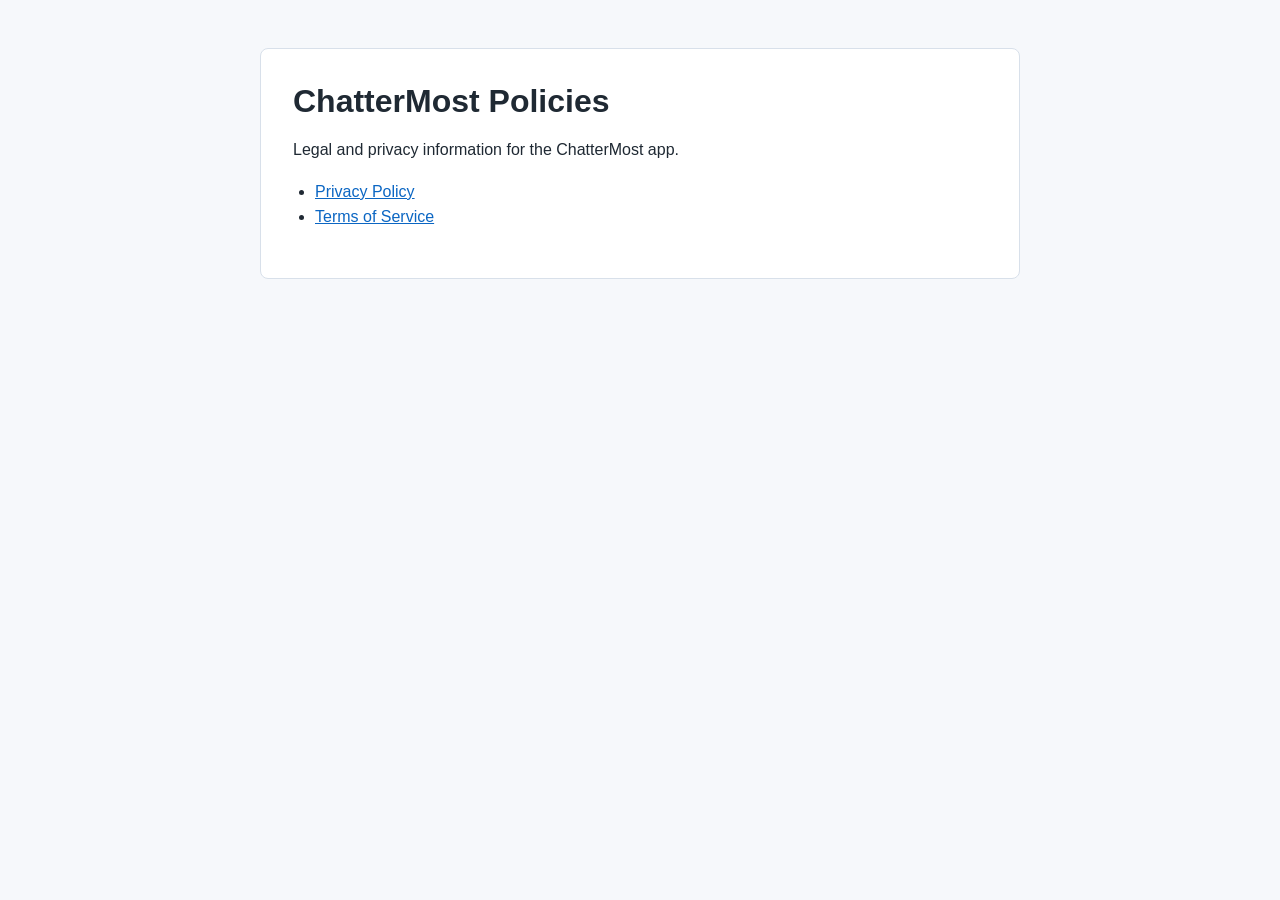
<file: index.html>
<!doctype html>
<html lang="en">
  <head>
    <meta charset="utf-8">
    <meta name="viewport" content="width=device-width, initial-scale=1">
    <title>ChatterMost Policies</title>
    <link rel="stylesheet" href="./styles.css">
  </head>
  <body>
    <main>
      <h1>ChatterMost Policies</h1>
      <p>Legal and privacy information for the ChatterMost app.</p>
      <ul>
        <li><a href="./privacy/">Privacy Policy</a></li>
        <li><a href="./terms/">Terms of Service</a></li>
      </ul>
    </main>
  </body>
</html>
</file>
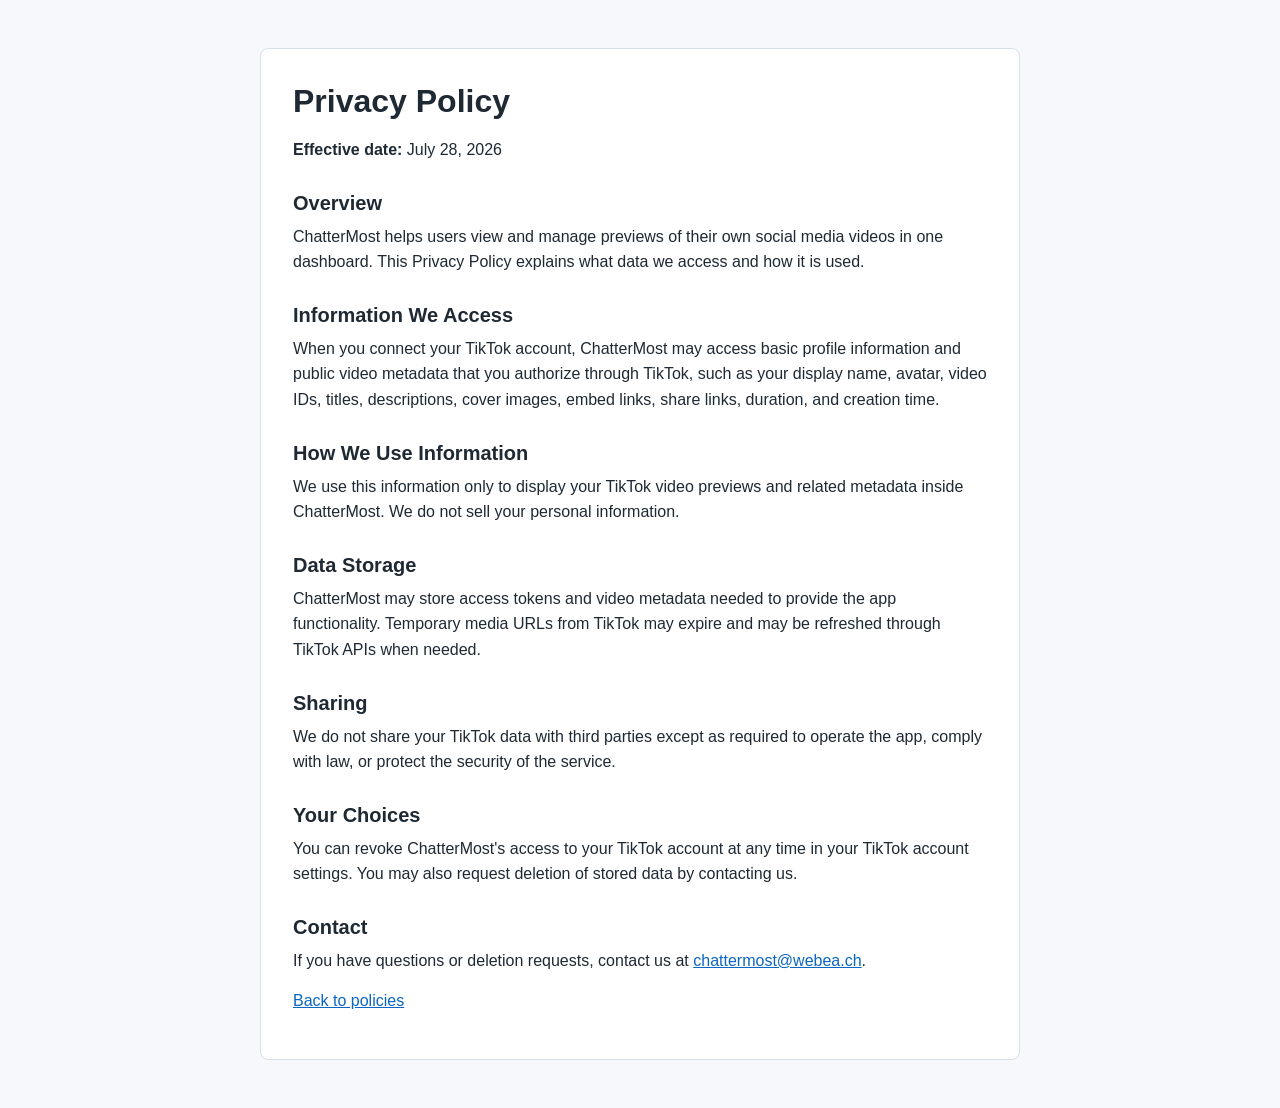
<file: privacy/index.html>
<!doctype html>
<html lang="en">
  <head>
    <meta charset="utf-8">
    <meta name="viewport" content="width=device-width, initial-scale=1">
    <title>Privacy Policy | ChatterMost</title>
    <link rel="stylesheet" href="../styles.css">
  </head>
  <body>
    <main>
      <h1>Privacy Policy</h1>
      <p><strong>Effective date:</strong> July 28, 2026</p>

      <h2>Overview</h2>
      <p>
        ChatterMost helps users view and manage previews of their own social media videos in one dashboard.
        This Privacy Policy explains what data we access and how it is used.
      </p>

      <h2>Information We Access</h2>
      <p>
        When you connect your TikTok account, ChatterMost may access basic profile information and public video
        metadata that you authorize through TikTok, such as your display name, avatar, video IDs, titles,
        descriptions, cover images, embed links, share links, duration, and creation time.
      </p>

      <h2>How We Use Information</h2>
      <p>
        We use this information only to display your TikTok video previews and related metadata inside ChatterMost.
        We do not sell your personal information.
      </p>

      <h2>Data Storage</h2>
      <p>
        ChatterMost may store access tokens and video metadata needed to provide the app functionality. Temporary
        media URLs from TikTok may expire and may be refreshed through TikTok APIs when needed.
      </p>

      <h2>Sharing</h2>
      <p>
        We do not share your TikTok data with third parties except as required to operate the app, comply with law,
        or protect the security of the service.
      </p>

      <h2>Your Choices</h2>
      <p>
        You can revoke ChatterMost's access to your TikTok account at any time in your TikTok account settings.
        You may also request deletion of stored data by contacting us.
      </p>

      <h2>Contact</h2>
      <p>
        If you have questions or deletion requests, contact us at
        <a href="mailto:chattermost@webea.ch">chattermost@webea.ch</a>.
      </p>

      <p><a href="../">Back to policies</a></p>
    </main>
  </body>
</html>
</file>
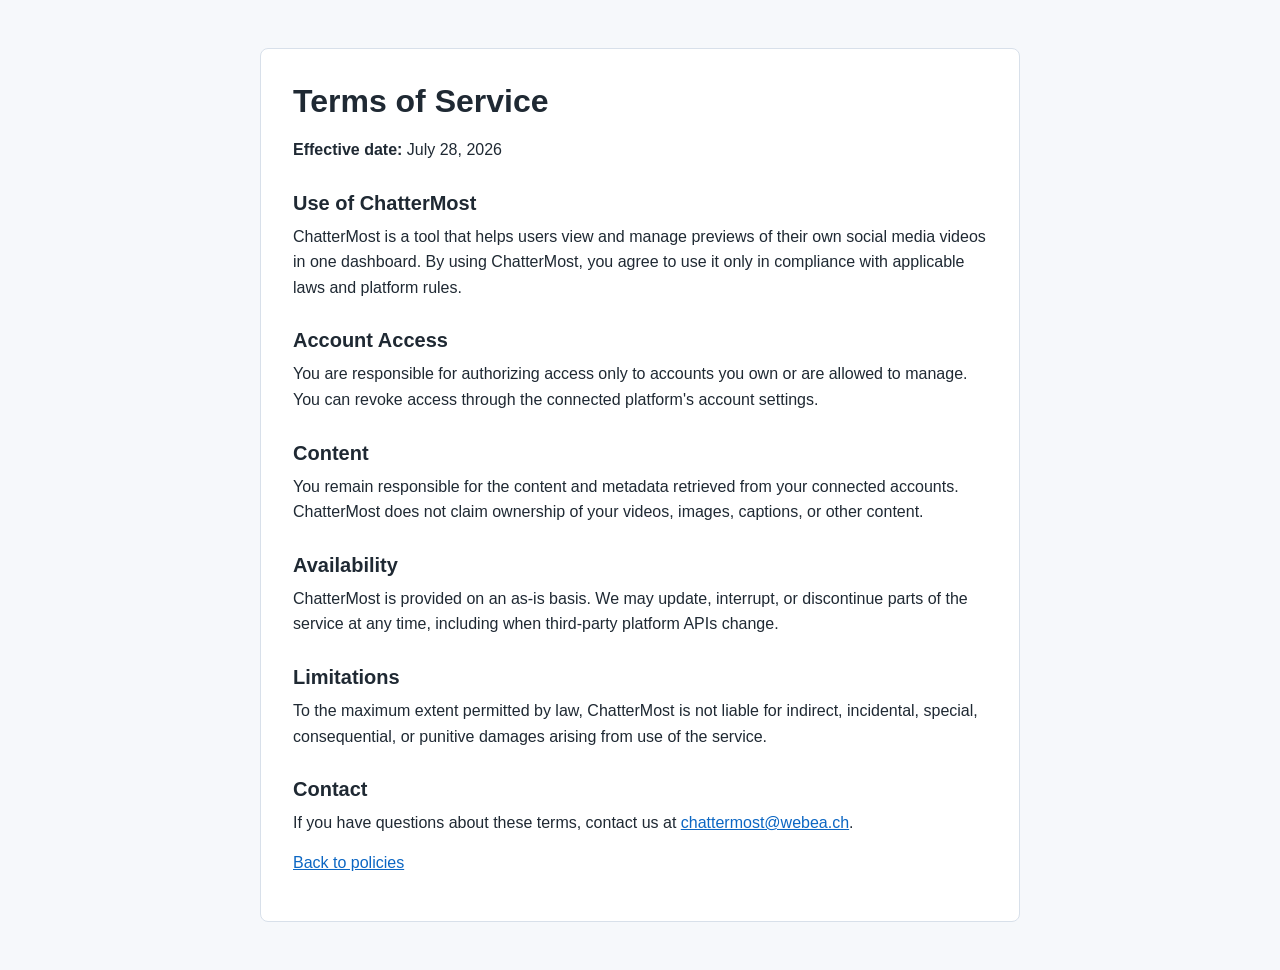
<file: terms/index.html>
<!doctype html>
<html lang="en">
  <head>
    <meta charset="utf-8">
    <meta name="viewport" content="width=device-width, initial-scale=1">
    <title>Terms of Service | ChatterMost</title>
    <link rel="stylesheet" href="../styles.css">
  </head>
  <body>
    <main>
      <h1>Terms of Service</h1>
      <p><strong>Effective date:</strong> July 28, 2026</p>

      <h2>Use of ChatterMost</h2>
      <p>
        ChatterMost is a tool that helps users view and manage previews of their own social media videos in one
        dashboard. By using ChatterMost, you agree to use it only in compliance with applicable laws and platform
        rules.
      </p>

      <h2>Account Access</h2>
      <p>
        You are responsible for authorizing access only to accounts you own or are allowed to manage. You can revoke
        access through the connected platform's account settings.
      </p>

      <h2>Content</h2>
      <p>
        You remain responsible for the content and metadata retrieved from your connected accounts. ChatterMost does
        not claim ownership of your videos, images, captions, or other content.
      </p>

      <h2>Availability</h2>
      <p>
        ChatterMost is provided on an as-is basis. We may update, interrupt, or discontinue parts of the service at
        any time, including when third-party platform APIs change.
      </p>

      <h2>Limitations</h2>
      <p>
        To the maximum extent permitted by law, ChatterMost is not liable for indirect, incidental, special,
        consequential, or punitive damages arising from use of the service.
      </p>

      <h2>Contact</h2>
      <p>
        If you have questions about these terms, contact us at
        <a href="mailto:chattermost@webea.ch">chattermost@webea.ch</a>.
      </p>

      <p><a href="../">Back to policies</a></p>
    </main>
  </body>
</html>
</file>
<file: styles.css>
:root {
  color-scheme: light;
  font-family: Inter, -apple-system, BlinkMacSystemFont, "Segoe UI", sans-serif;
  color: #1f2933;
  background: #f6f8fb;
}

* {
  box-sizing: border-box;
}

body {
  margin: 0;
  line-height: 1.6;
}

main {
  width: min(760px, calc(100% - 32px));
  margin: 48px auto;
  padding: 32px;
  background: #ffffff;
  border: 1px solid #d8e0ea;
  border-radius: 8px;
}

h1,
h2 {
  line-height: 1.25;
}

h1 {
  margin: 0 0 16px;
  font-size: 32px;
}

h2 {
  margin: 28px 0 8px;
  font-size: 20px;
}

p {
  margin: 0 0 14px;
}

a {
  color: #0b66c3;
}

ul {
  padding-left: 22px;
}
</file>
